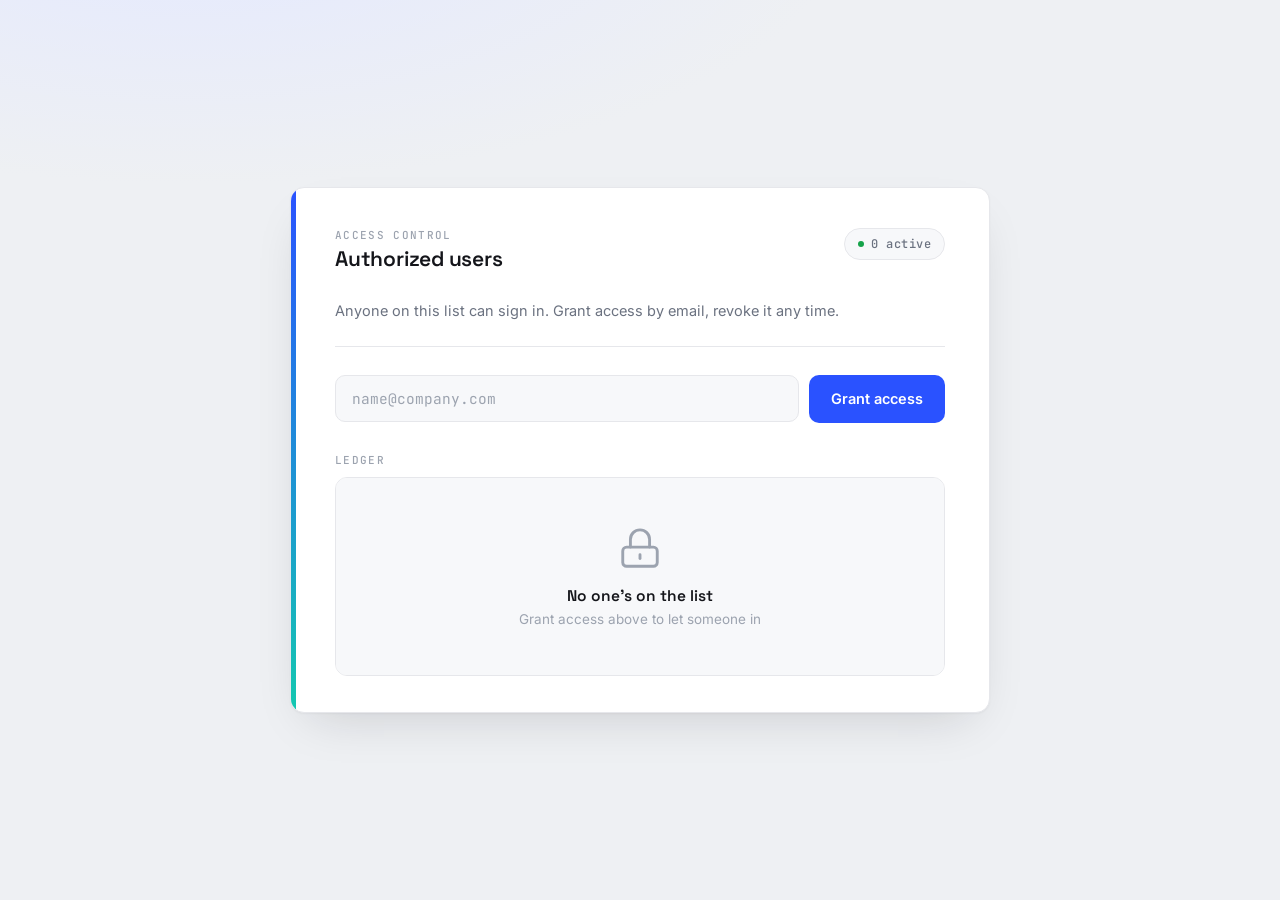
<file: templates/admin.html>
<!DOCTYPE html>
<html lang="en">
<head>
    <meta charset="UTF-8">
    <meta name="viewport" content="width=device-width, initial-scale=1.0">
    <link rel="icon" type="image/jpeg" href="/static/favicon.jpeg">
    <title>Admin</title>
    <link rel="preconnect" href="https://fonts.googleapis.com">
    <link rel="preconnect" href="https://fonts.gstatic.com" crossorigin>
    <link href="https://fonts.googleapis.com/css2?family=Space+Grotesk:wght@500;600;700&family=Inter:wght@400;500;600&family=JetBrains+Mono:wght@400;500&display=swap" rel="stylesheet">
    <link rel="stylesheet" href="/static/css/admin.css">
</head>
<body>
    <div class="card">
        <div class="header">
            <div class="header-left">
                <div class="header-icon">
                    <svg viewBox="0 0 24 24">
                        <rect x="3" y="11" width="18" height="10" rx="2" />
                        <path d="M7 11V7a5 5 0 0 1 10 0v4" />
                    </svg>
                </div>
                <div>
                    <div class="eyebrow">Access control</div>
                    <h1>Authorized users</h1>
                </div>
            </div>
            <span class="counter" id="userCount"><span class="dot"></span>0 active</span>
        </div>

        <p class="lede">Anyone on this list can sign in. Grant access by email, revoke it any time.</p>

        <div class="input-group">
            <div class="input-wrapper">
                <input type="email" id="emailInput" placeholder="name@company.com" autocomplete="email">
                <div class="input-error" id="errorMessage">Enter a valid email address</div>
            </div>
            <button class="btn btn-primary" id="addButton">
                <span class="btn-icon">
                    <svg viewBox="0 0 24 24">
                        <line x1="12" y1="5" x2="12" y2="19" />
                        <line x1="5" y1="12" x2="19" y2="12" />
                    </svg>
                </span>
                Grant access
            </button>
        </div>

        <div class="ledger-label">Ledger</div>
        <div class="ledger">
            <ul class="user-list" id="userList"></ul>
        </div>
    </div>

    <div class="toast-stack" id="toastStack"></div>

    <!-- Bridges the server-rendered user list to the external script below.
         type="application/json" keeps this from being parsed/linted as JS. -->
    <script id="initial-users" type="application/json">{{ authorized_users | tojson | safe }}</script>
    <script src="/static/js/admin.js"></script>
</body>
</html>
</file>
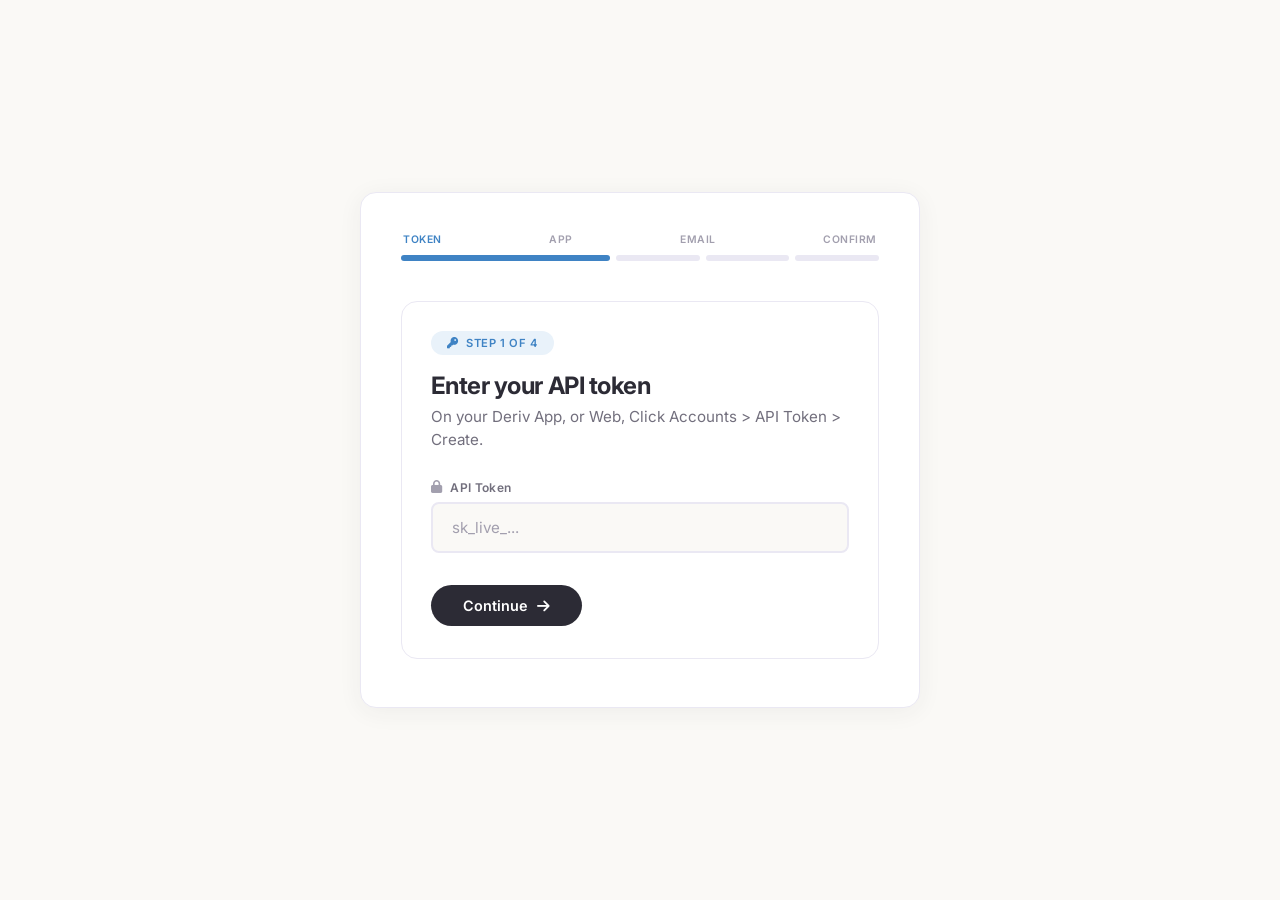
<file: templates/auth.html>
<!DOCTYPE html>
<html lang="en">
<head>
    <meta charset="UTF-8">
    <meta name="viewport" content="width=device-width, initial-scale=1.0">
    <title>Amy · Onboarding</title>
    <link rel="stylesheet" href="/static/css/onboard.css">
    <link rel="preconnect" href="https://fonts.googleapis.com">
    <link rel="preconnect" href="https://fonts.gstatic.com" crossorigin>
    <link href="https://fonts.googleapis.com/css2?family=Inter:opsz,wght@14..32,400;14..32,500;14..32,600;14..32,700&display=swap" rel="stylesheet">
    <link rel="stylesheet" href="https://cdnjs.cloudflare.com/ajax/libs/font-awesome/6.0.0-beta3/css/all.min.css">
    <link rel="icon" type="image/jpeg" href="/static/favicon.jpeg">
</head>
<body>

<div class="card">
    <div class="progress-container">
        <div class="progress-labels" id="progressLabels">
            <span class="progress-label active" data-step="1">Token</span>
            <span class="progress-label" data-step="2">App</span>
            <span class="progress-label" data-step="3">Email</span>
            <span class="progress-label" data-step="4">Confirm</span>
        </div>
        <div class="progress-bar" id="progressBar">
            <div class="progress-segment active" data-step="1"></div>
            <div class="progress-segment" data-step="2"></div>
            <div class="progress-segment" data-step="3"></div>
            <div class="progress-segment" data-step="4"></div>
        </div>
    </div>

    <div id="stepContainer" class="step-panel"></div>

    <div id="feedback" class="feedback hidden">
        <i class="fas fa-info-circle"></i>
        <span id="feedbackText"></span>
    </div>
</div>

<script src="/static/js/onboard.js"></script>
</body>
</html>
</file>
<file: static/css/admin.css>
:root {
    --bg: #eef0f3;
    --surface: #ffffff;
    --surface-alt: #f7f8fa;
    --ink: #14151a;
    --ink-muted: #6b7280;
    --ink-faint: #9ca3af;
    --accent: #2a52ff;
    --accent-ink: #1730b8;
    --accent-tint: #eef1ff;
    --success: #16a34a;
    --success-tint: #ecfdf3;
    --danger: #e5484d;
    --danger-tint: #fef1f1;
    --border: #e6e7eb;
    --radius: 14px;
}

* {
    margin: 0;
    padding: 0;
    box-sizing: border-box;
}

body {
    font-family: 'Inter', -apple-system, BlinkMacSystemFont, sans-serif;
    background:
        radial-gradient(1200px 500px at 15% -10%, #e4e9ff 0%, transparent 55%),
        var(--bg);
    color: var(--ink);
    min-height: 100vh;
    display: flex;
    align-items: center;
    justify-content: center;
    padding: 32px 20px;
}

.card {
    position: relative;
    background: var(--surface);
    border-radius: var(--radius);
    box-shadow: 0 1px 2px rgba(20, 21, 26, 0.04), 0 20px 48px -20px rgba(20, 21, 26, 0.18);
    padding: 40px 44px 36px;
    max-width: 700px;
    width: 100%;
    overflow: hidden;
    border: 1px solid var(--border);
}

.card::before {
    content: '';
    position: absolute;
    top: 0;
    left: 0;
    width: 5px;
    height: 100%;
    background: linear-gradient(180deg, var(--accent) 0%, #14c8b0 100%);
}

.header {
    display: flex;
    align-items: flex-start;
    justify-content: space-between;
    gap: 16px;
    margin-bottom: 28px;
}

.header-left {
    display: flex;
    align-items: center;
    gap: 14px;
}

.header-icon {
    width: 42px;
    height: 42px;
    background: var(--accent-tint);
    border-radius: 11px;
    display: flex;
    align-items: center;
    justify-content: center;
    color: var(--accent);
    flex-shrink: 0;
    display: none;
}

.header-icon svg {
    width: 22px;
    height: 22px;
    stroke: currentColor;
    fill: none;
    stroke-width: 2;
    stroke-linecap: round;
    stroke-linejoin: round;
}

.eyebrow {
    font-family: 'JetBrains Mono', monospace;
    font-size: 11px;
    font-weight: 500;
    letter-spacing: 0.12em;
    text-transform: uppercase;
    color: var(--ink-faint);
    margin-bottom: 3px;
}

h1 {
    font-family: 'Space Grotesk', sans-serif;
    font-size: 21px;
    font-weight: 600;
    letter-spacing: -0.01em;
    color: var(--ink);
}

.counter {
    display: inline-flex;
    align-items: center;
    gap: 7px;
    font-family: 'JetBrains Mono', monospace;
    font-size: 12px;
    font-weight: 500;
    letter-spacing: 0.04em;
    color: var(--ink-muted);
    background: var(--surface-alt);
    border: 1px solid var(--border);
    padding: 7px 13px;
    border-radius: 20px;
    white-space: nowrap;
}

.counter .dot {
    width: 6px;
    height: 6px;
    border-radius: 50%;
    background: var(--success);
}

.lede {
    color: var(--ink-muted);
    font-size: 14.5px;
    line-height: 1.5;
    margin-bottom: 28px;
    padding-bottom: 24px;
    border-bottom: 1px solid var(--border);
}

.input-group {
    display: flex;
    gap: 10px;
    margin-bottom: 30px;
}

.input-wrapper {
    flex: 1;
    min-width: 0;
}

.input-wrapper input {
    width: 100%;
    padding: 13px 16px;
    border: 1.5px solid var(--border);
    border-radius: 10px;
    font-size: 14.5px;
    font-family: 'JetBrains Mono', monospace;
    background: var(--surface-alt);
    color: var(--ink);
    outline: none;
    transition: border-color 0.15s ease, box-shadow 0.15s ease, background 0.15s ease;
}

.input-wrapper input:focus {
    border-color: var(--accent);
    box-shadow: 0 0 0 4px var(--accent-tint);
    background: var(--surface);
}

.input-wrapper input::placeholder {
    color: var(--ink-faint);
    font-weight: 400;
}

.input-wrapper input.error {
    border-color: var(--danger);
    box-shadow: 0 0 0 4px var(--danger-tint);
}

.input-error {
    font-size: 12.5px;
    color: var(--danger);
    margin-top: 7px;
    display: none;
    font-weight: 500;
}

.input-error.show {
    display: block;
}

.btn {
    display: inline-flex;
    align-items: center;
    justify-content: center;
    gap: 8px;
    border: none;
    border-radius: 10px;
    font-size: 14.5px;
    font-weight: 600;
    cursor: pointer;
    font-family: 'Inter', sans-serif;
    white-space: nowrap;
    transition: transform 0.1s ease, background 0.15s ease, box-shadow 0.15s ease, opacity 0.15s ease;
}

.btn-primary {
    background: var(--accent);
    color: #ffffff;
    padding: 0 22px;
    height: 48px;
}

.btn-primary:hover {
    background: var(--accent-ink);
    box-shadow: 0 6px 16px -4px rgba(42, 82, 255, 0.45);
}

.btn-primary:active {
    transform: scale(0.97);
}

.btn-primary:disabled {
    opacity: 0.6;
    cursor: not-allowed;
    transform: none;
    box-shadow: none;
}

.btn-icon {
    width: 18px;
    height: 18px;
    flex-shrink: 0;
    display: none;
}

.btn-icon svg {
    width: 100%;
    height: 100%;
    stroke: currentColor;
    fill: none;
    stroke-width: 2.25;
    stroke-linecap: round;
    stroke-linejoin: round;
}

.ledger-label {
    font-family: 'JetBrains Mono', monospace;
    font-size: 11px;
    font-weight: 500;
    letter-spacing: 0.12em;
    text-transform: uppercase;
    color: var(--ink-faint);
    margin-bottom: 10px;
}

.ledger {
    border-radius: 12px;
    overflow: hidden;
    border: 1px solid var(--border);
    background: var(--surface);
}

.user-list {
    list-style: none;
}

.user-item {
    display: flex;
    align-items: center;
    justify-content: space-between;
    gap: 14px;
    padding: 14px 18px;
    border-bottom: 1px solid var(--border);
    animation: rise 0.25s ease both;
}

.user-item:last-child {
    border-bottom: none;
}

.user-item:hover {
    background: var(--surface-alt);
}

@keyframes rise {
    from { opacity: 0; transform: translateY(4px); }
    to { opacity: 1; transform: translateY(0); }
}

.user-info {
    display: flex;
    align-items: center;
    gap: 12px;
    min-width: 0;
    flex: 1;
}

.status-dot {
    width: 8px;
    height: 8px;
    border-radius: 50%;
    background: var(--success);
    flex-shrink: 0;
    box-shadow: 0 0 0 3px var(--success-tint);
}

.user-email {
    font-family: 'JetBrains Mono', monospace;
    font-size: 13.5px;
    font-weight: 500;
    color: var(--ink);
    word-break: break-all;
    min-width: 0;
}

.user-email .email-domain {
    color: var(--ink-faint);
}

.btn-revoke {
    display: inline-flex;
    align-items: center;
    gap: 6px;
    background: transparent;
    color: var(--ink-muted);
    border: 1px solid var(--border);
    padding: 7px 12px;
    height: 34px;
    font-size: 13px;
    border-radius: 8px;
    flex-shrink: 0;
}

.btn-revoke:hover {
    background: var(--danger-tint);
    color: var(--danger);
    border-color: #f7c9ca;
}

.btn-revoke:active {
    transform: scale(0.95);
}

.btn-revoke .btn-icon {
    width: 15px;
    height: 15px;
}

.empty-state {
    padding: 48px 24px;
    text-align: center;
    background: var(--surface-alt);
}

.empty-icon {
    width: 46px;
    height: 46px;
    margin: 0 auto 14px;
    color: var(--ink-faint);
}

.empty-icon svg {
    width: 100%;
    height: 100%;
    stroke: currentColor;
    fill: none;
    stroke-width: 1.5;
    stroke-linecap: round;
    stroke-linejoin: round;
}

.empty-state h3 {
    font-family: 'Space Grotesk', sans-serif;
    font-size: 15.5px;
    font-weight: 600;
    color: var(--ink);
    margin-bottom: 5px;
}

.empty-state p {
    font-size: 13.5px;
    color: var(--ink-faint);
}

/* Toast notifications */
.toast-stack {
    position: fixed;
    bottom: 24px;
    right: 24px;
    display: flex;
    flex-direction: column;
    gap: 10px;
    z-index: 100;
}

.toast {
    display: flex;
    align-items: center;
    gap: 10px;
    padding: 13px 18px;
    border-radius: 10px;
    font-size: 13.5px;
    font-weight: 500;
    box-shadow: 0 10px 30px -10px rgba(20, 21, 26, 0.3);
    animation: toast-in 0.2s ease both;
    max-width: 320px;
}

@keyframes toast-in {
    from { opacity: 0; transform: translateY(8px) scale(0.98); }
    to { opacity: 1; transform: translateY(0) scale(1); }
}

.toast.success {
    background: #14251c;
    color: #a8f0c6;
}

.toast.error {
    background: #2a1416;
    color: #f7b4b6;
}

.toast.loading {
    background: #14151a;
    color: #d7d9e0;
}

.toast-icon {
    width: 17px;
    height: 17px;
    flex-shrink: 0;
}

.toast-icon svg {
    width: 100%;
    height: 100%;
    stroke: currentColor;
    fill: none;
    stroke-width: 2.25;
    stroke-linecap: round;
    stroke-linejoin: round;
}

.spinner {
    width: 16px;
    height: 16px;
    border: 2px solid rgba(215, 217, 224, 0.25);
    border-top-color: #d7d9e0;
    border-radius: 50%;
    animation: spin 0.7s linear infinite;
}

@keyframes spin {
    to { transform: rotate(360deg); }
}

@media (prefers-reduced-motion: reduce) {
    .user-item, .toast { animation: none; }
    .spinner { animation: spin 1.4s linear infinite; }
}

input:focus-visible, button:focus-visible {
    outline: 2px solid var(--accent);
    outline-offset: 2px;
}

@media (max-width: 560px) {
    .card {
        padding: 28px 20px 26px;
    }

    .header {
        flex-direction: column;
    }

    .input-group {
        flex-direction: column;
    }

    .btn-primary {
        width: 100%;
    }

    .toast-stack {
        left: 16px;
        right: 16px;
        bottom: 16px;
    }

    .toast {
        max-width: none;
    }

    .btn-revoke span:last-child {
        display: none;
    }
}
</file>
<file: static/css/onboard.css>
:root {
    --bg: #faf9f6;
    --surface: #ffffff;
    --surface-2: #f5f4fb;
    --border: #eae8f3;
    --border-strong: #dcd9ea;
    --text: #2c2b35;
    --text-dim: #726f7d;
    --text-faint: #a29fae;
    --profit: #1fa971;
    --profit-dim: #e6f7ef;
    --profit-line: #bfe9d5;
    --loss: #e0435f;
    --loss-dim: #fdeaee;
    --loss-line: #f6c7d1;
    --warn: #dd9328;
    --warn-dim: #fdf2df;
    --warn-line: #f3dcac;
    --info: #3f83c4;
    --info-dim: #e9f2fa;
    --info-line: #c7dff1;
    --gold: #bd8f2b;
    --gold-dim: #faf3de;
    --gold-line: #ecdba7;
    --radius: 16px;
    --radius-sm: 8px;
    --font-display: "Inter", sans-serif;
    --font-body: "Inter", sans-serif;
}

* {
    margin: 0;
    padding: 0;
    box-sizing: border-box;
}

body {
    background: var(--bg);
    min-height: 100vh;
    display: flex;
    align-items: center;
    justify-content: center;
    font-family: var(--font-body);
    padding: 2rem;
    margin: 0;
}

.card {
    max-width: 560px;
    width: 100%;
    background: var(--surface);
    border-radius: var(--radius);
    padding: 2.5rem 2.5rem 3rem;
    box-shadow: 0 4px 24px rgba(44, 43, 53, 0.06);
    border: 1px solid var(--border);
}

.progress-container {
    margin-bottom: 2.5rem;
}

.progress-labels {
    display: flex;
    justify-content: space-between;
    margin-bottom: 0.6rem;
    padding: 0 2px;
}

.progress-label {
    font-size: 0.65rem;
    font-weight: 600;
    text-transform: uppercase;
    letter-spacing: 0.05em;
    color: var(--text-faint);
}

.progress-label.active {
    color: var(--info);
}

.progress-label.completed {
    color: var(--profit);
}

.progress-bar {
    display: flex;
    gap: 6px;
    height: 6px;
}

.progress-segment {
    flex: 1;
    height: 100%;
    background: var(--border);
    border-radius: 4px;
}

.progress-segment.active {
    background: var(--info);
    flex: 2.5;
}

.progress-segment.completed {
    background: var(--profit);
}

.step-panel {
    background: var(--surface);
    border-radius: var(--radius);
    padding: 0;
    border: 1px solid var(--border);
    padding: 1.8rem 1.8rem 2rem;
}

.step-badge {
    display: inline-flex;
    align-items: center;
    gap: 0.5rem;
    background: var(--info-dim);
    padding: 0.3rem 1rem;
    border-radius: 40px;
    font-size: 0.7rem;
    font-weight: 600;
    color: var(--info);
    text-transform: uppercase;
    letter-spacing: 0.05em;
    margin-bottom: 1rem;
}

.step-badge i {
    font-size: 0.7rem;
}

.step-title {
    font-weight: 700;
    font-size: 1.5rem;
    color: var(--text);
    margin-bottom: 0.4rem;
    letter-spacing: -0.02em;
}

.step-desc {
    color: var(--text-dim);
    font-size: 0.95rem;
    margin-bottom: 1.8rem;
    line-height: 1.5;
}

.input-group {
    display: flex;
    flex-direction: column;
    gap: 0.4rem;
    margin-bottom: 0.5rem;
}

.input-group label {
    font-weight: 600;
    font-size: 0.75rem;
    letter-spacing: 0.03em;
    color: var(--text-dim);
    display: flex;
    align-items: center;
    gap: 0.5rem;
}

.input-group label i {
    font-size: 0.8rem;
    color: var(--text-faint);
}

.input-group input {
    background: var(--bg);
    border: 2px solid var(--border);
    border-radius: var(--radius-sm);
    padding: 0.9rem 1.2rem;
    font-size: 0.95rem;
    font-weight: 450;
    color: var(--text);
    outline: none;
    font-family: var(--font-body);
    width: 100%;
}

.input-group input:focus {
    border-color: var(--info);
    box-shadow: 0 0 0 4px var(--info-dim);
    background: var(--surface);
}

.input-group input::placeholder {
    color: var(--text-faint);
    font-weight: 400;
}

.action-row {
    display: flex;
    justify-content: space-between;
    align-items: center;
    margin-top: 2rem;
    gap: 0.8rem;
}

.btn {
    border: none;
    padding: 0.75rem 2rem;
    border-radius: 40px;
    font-weight: 600;
    font-size: 0.9rem;
    display: inline-flex;
    align-items: center;
    gap: 0.6rem;
    font-family: var(--font-body);
    white-space: nowrap;
    cursor: default;
}

.btn-primary {
    background: var(--text);
    color: white;
}

.btn-primary:disabled {
    opacity: 0.5;
    pointer-events: none;
}

.btn-ghost {
    background: transparent;
    border: 2px solid var(--border);
    color: var(--text-dim);
}

.btn-success {
    background: var(--profit);
    color: white;
}

.btn i {
    font-size: 0.9rem;
}

.btn-back {
    background: transparent;
    border: none;
    color: var(--text-faint);
    padding: 0.75rem 1rem;
    cursor: default;
}

.feedback {
    margin-top: 1.2rem;
    padding: 0.9rem 1.2rem;
    border-radius: var(--radius-sm);
    font-size: 0.9rem;
    display: flex;
    align-items: flex-start;
    gap: 0.8rem;
    background: var(--surface-2);
    border: 1px solid var(--border);
    color: var(--text);
}

.feedback i {
    font-size: 1rem;
    color: var(--text-faint);
    margin-top: 0.1rem;
}

.feedback.error {
    background: var(--loss-dim);
    border-color: var(--loss-line);
    color: var(--loss);
}

.feedback.error i {
    color: var(--loss);
}

.feedback.success {
    background: var(--profit-dim);
    border-color: var(--profit-line);
    color: var(--profit);
}

.feedback.success i {
    color: var(--profit);
}

.feedback.hidden {
    display: none;
}

.finish-message {
    text-align: center;
    padding: 1.5rem 0.5rem;
}

.finish-message .icon-big {
    font-size: 4rem;
    color: var(--profit);
    display: block;
    margin-bottom: 0.8rem;
}

.finish-message h3 {
    font-weight: 700;
    color: var(--text);
    font-size: 1.6rem;
    letter-spacing: -0.02em;
    margin-bottom: 0.3rem;
}

.finish-message p {
    color: var(--text-dim);
    font-size: 0.95rem;
    line-height: 1.5;
}

.review-grid {
    background: var(--bg);
    border-radius: var(--radius-sm);
    padding: 1rem 1.2rem;
    margin: 0.5rem 0 0.5rem;
    border: 1px solid var(--border);
}

.review-item {
    display: flex;
    justify-content: space-between;
    align-items: center;
    padding: 0.6rem 0;
    border-bottom: 1px solid var(--border);
}

.review-item:last-child {
    border-bottom: none;
}

.review-item .label {
    color: var(--text-dim);
    font-size: 0.85rem;
    display: flex;
    align-items: center;
    gap: 0.5rem;
}

.review-item .label i {
    color: var(--text-faint);
    font-size: 0.85rem;
}

.review-item .value {
    font-weight: 600;
    color: var(--text);
    font-size: 0.9rem;
    word-break: break-all;
    max-width: 55%;
    text-align: right;
}

.btn-startover {
    background: var(--text);
    color: white;
    border: none;
    padding: 0.75rem 2rem;
    border-radius: 40px;
    font-weight: 600;
    font-size: 0.9rem;
    display: inline-flex;
    align-items: center;
    gap: 0.6rem;
    font-family: var(--font-body);
    cursor: default;
}

@media (max-width: 640px) {
    body {
        padding: 0;
        align-items: flex-start;
        background: var(--bg);
    }

    .card {
        max-width: 100%;
        border-radius: 0;
        padding: 1.2rem 1rem 1.8rem;
        background: var(--bg);
        box-shadow: none;
        border: none;
        min-height: 100vh;
    }

    .step-title {
        font-size: 1.2rem;
    }

    .step-panel {
        background: var(--surface);
        padding: 1.5rem 1.2rem 1.8rem;
        border-radius: var(--radius);
        border: 1px solid var(--border);
    }

    .action-row {
        flex-wrap: nowrap;
        gap: 0.5rem;
        justify-content: space-between;
    }

    .btn {
        padding: 0.6rem 1rem;
        font-size: 0.8rem;
        flex: 1;
        justify-content: center;
        min-width: 0;
    }

    .btn i {
        font-size: 0.8rem;
    }

    .btn-back {
        flex: 0 0 auto;
        padding: 0.6rem 0.8rem;
    }

    .progress-labels {
        display: none;
    }

    .progress-container {
        margin-bottom: 1.5rem;
    }

    .feedback {
        padding: 0.7rem 1rem;
        font-size: 0.85rem;
        border-radius: var(--radius-sm);
    }

    .review-grid {
        padding: 0.8rem 1rem;
    }

    .review-item .value {
        max-width: 50%;
        font-size: 0.8rem;
    }

    .finish-message .icon-big {
        font-size: 3rem;
    }

    .finish-message h3 {
        font-size: 1.3rem;
    }

    .step-desc {
        font-size: 0.85rem;
        margin-bottom: 1.2rem;
    }

    .input-group input {
        padding: 0.75rem 1rem;
        font-size: 0.9rem;
        border-radius: var(--radius-sm);
    }

    .step-badge {
        font-size: 0.65rem;
        padding: 0.2rem 0.8rem;
    }
}

@media (min-width: 641px) and (max-width: 768px) {
    .card {
        padding: 2rem 2rem 2.5rem;
    }
}
</file>
